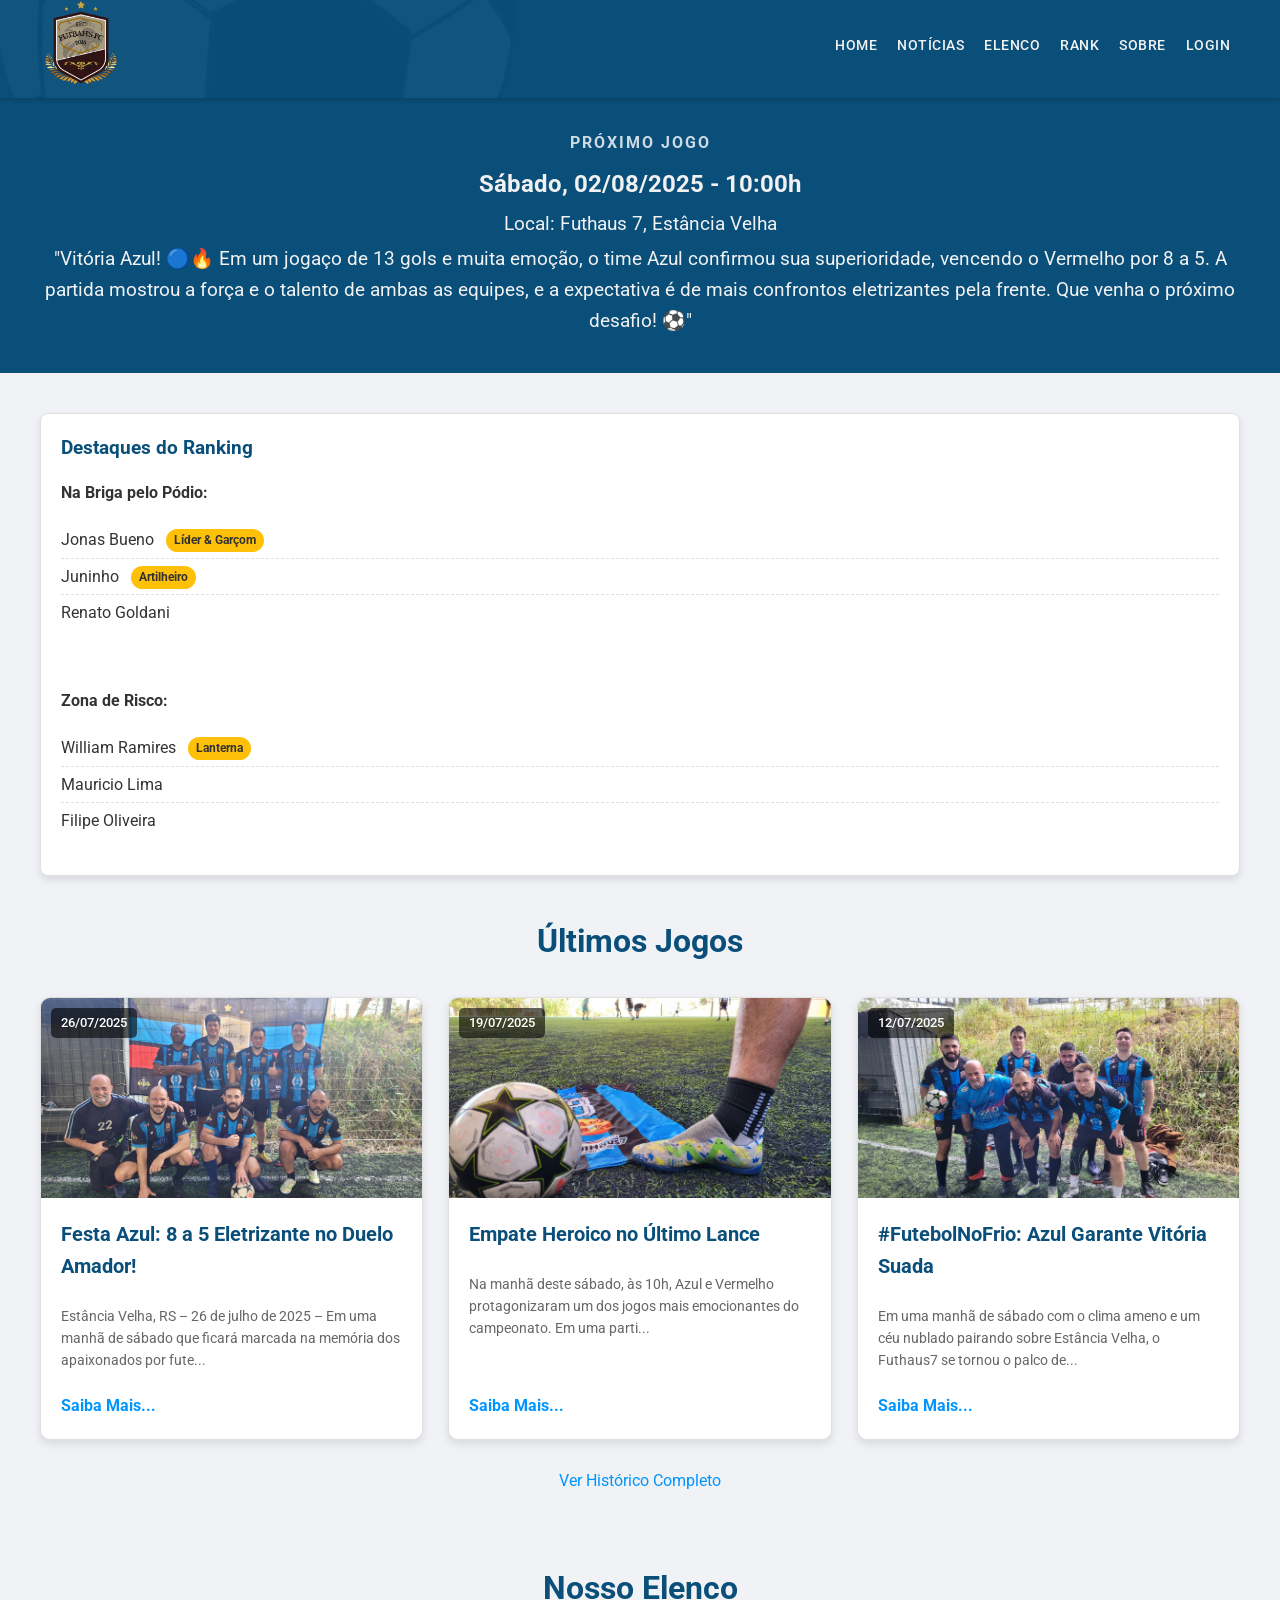
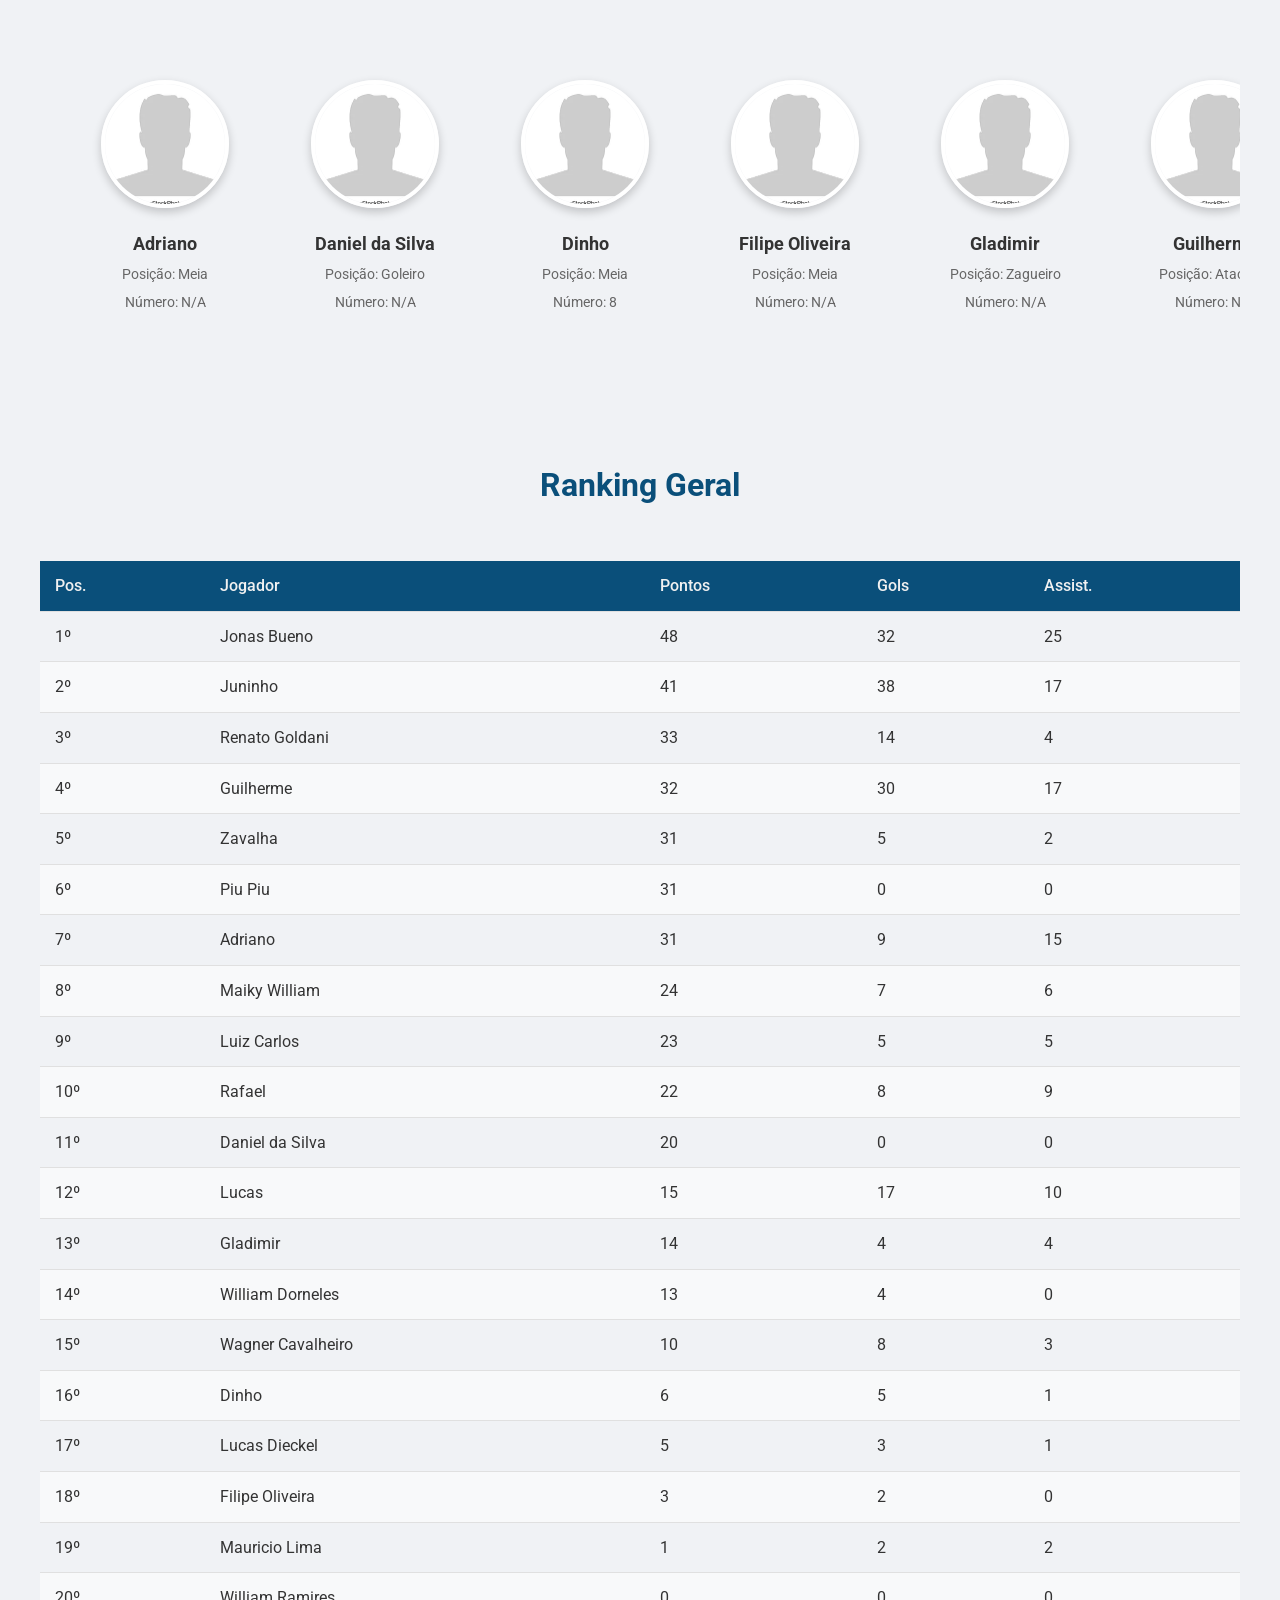
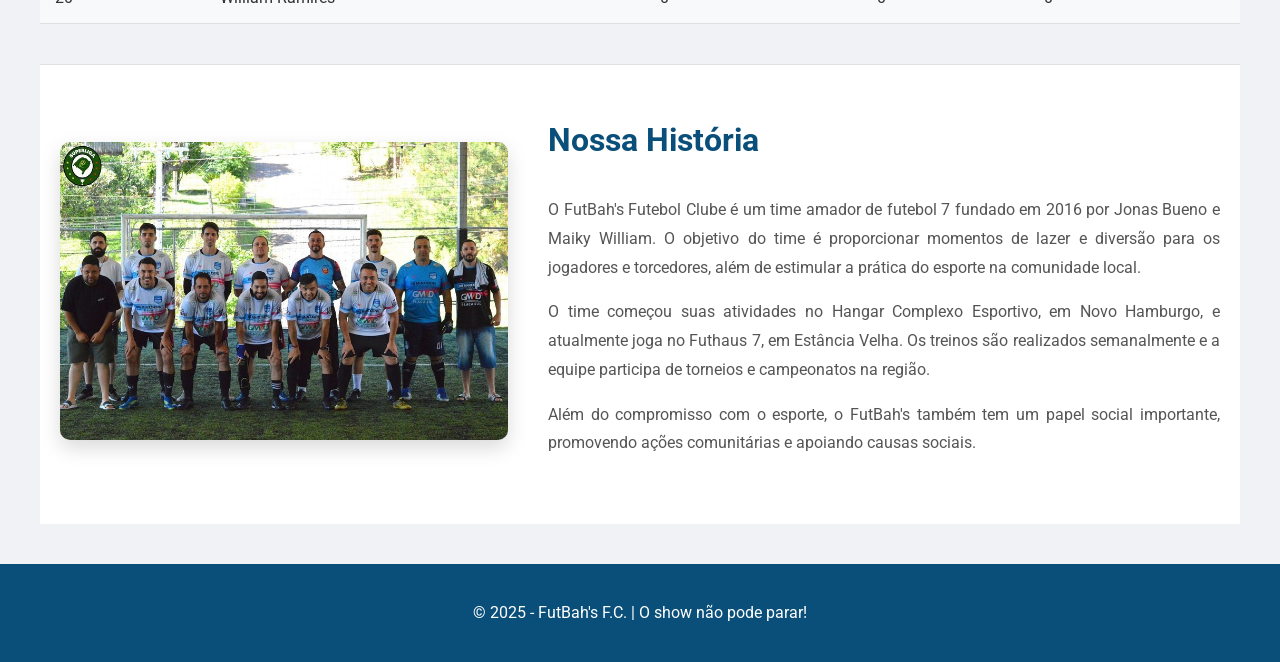
<file: index.html>
<!DOCTYPE html>
<html lang="pt-br">

<head>
    <meta charset="UTF-8">
    <meta name="viewport" content="width=device-width, initial-scale=1.0">
    <title>FutBah's F.C. - Futebol de Sábado</title>
    <link rel="stylesheet" href="assets/css/base.css">
</head>

<body>
    
    <nav class="navbar"></nav>

    <header id="header-destaque" class="secao">
    </header>

    <main class="container">

        <section class="secao">
            <div class="cards-grid" id="destaques-grid">
            </div>
        </section>

        <section id="ultimos-jogos" class="secao">
            <h2 class="secao-titulo">Últimos Jogos</h2>
            <div class="cards-grid" id="ultimos-jogos-grid">
            </div>
            <div id="container-botao-historico" style="text-align: center; margin-top: 30px;"></div>
        </section>

        <section id="elenco" class="secao">
            <h2 class="secao-titulo">Nosso Elenco</h2>
            <div id="elenco-container">
            </div>
        </section>

        <section id="ranking" class="secao">
            <h2 class="secao-titulo">Ranking Geral</h2>
            <div class="tabela-container">
                <table>
                    <thead>
                        <tr>
                            <th>Pos.</th>
                            <th>Jogador</th>
                            <th data-sort="pontos">Pontos</th>
                            <th data-sort="gols">Gols</th>
                            <th data-sort="assistencias">Assist.</th>
                        </tr>
                    </thead>
                    <tbody id="ranking-body">
                    </tbody>
                </table>
            </div>
        </section>

        <section id="sobre" class="secao">
            <div class="container">
                <div class="sobre-grid">
                    <div class="sobre-imagem">
                        <img src="assets/imagens/foto1.jpg" alt="Foto do time FutBah's F.C.">
                    </div>
                    <div class="sobre-texto">
                        <h2 class="secao-titulo" style="text-align: left;">Nossa História</h2>
                        <p>O FutBah's Futebol Clube é um time amador de futebol 7 fundado em 2016 por Jonas Bueno e
                            Maiky William. O objetivo do time é proporcionar momentos de lazer e diversão para os
                            jogadores e torcedores, além de estimular a prática do esporte na comunidade local.</p>
                        <p>O time começou suas atividades no Hangar Complexo Esportivo, em Novo Hamburgo, e atualmente
                            joga no Futhaus 7, em Estância Velha. Os treinos são realizados semanalmente e a equipe
                            participa de torneios e campeonatos na região.</p>
                        <p>Além do compromisso com o esporte, o FutBah's também tem um papel social importante,
                            promovendo ações comunitárias e apoiando causas sociais.</p>
                    </div>
                </div>
            </div>
        </section>

    </main>

    <footer class="footer"></footer>

    <script src="https://code.jquery.com/jquery-3.6.0.min.js"></script>
    <script src="assets/js/common.js"></script>
    <script src="assets/js/home.js"></script>
</body>

</html>
</file>
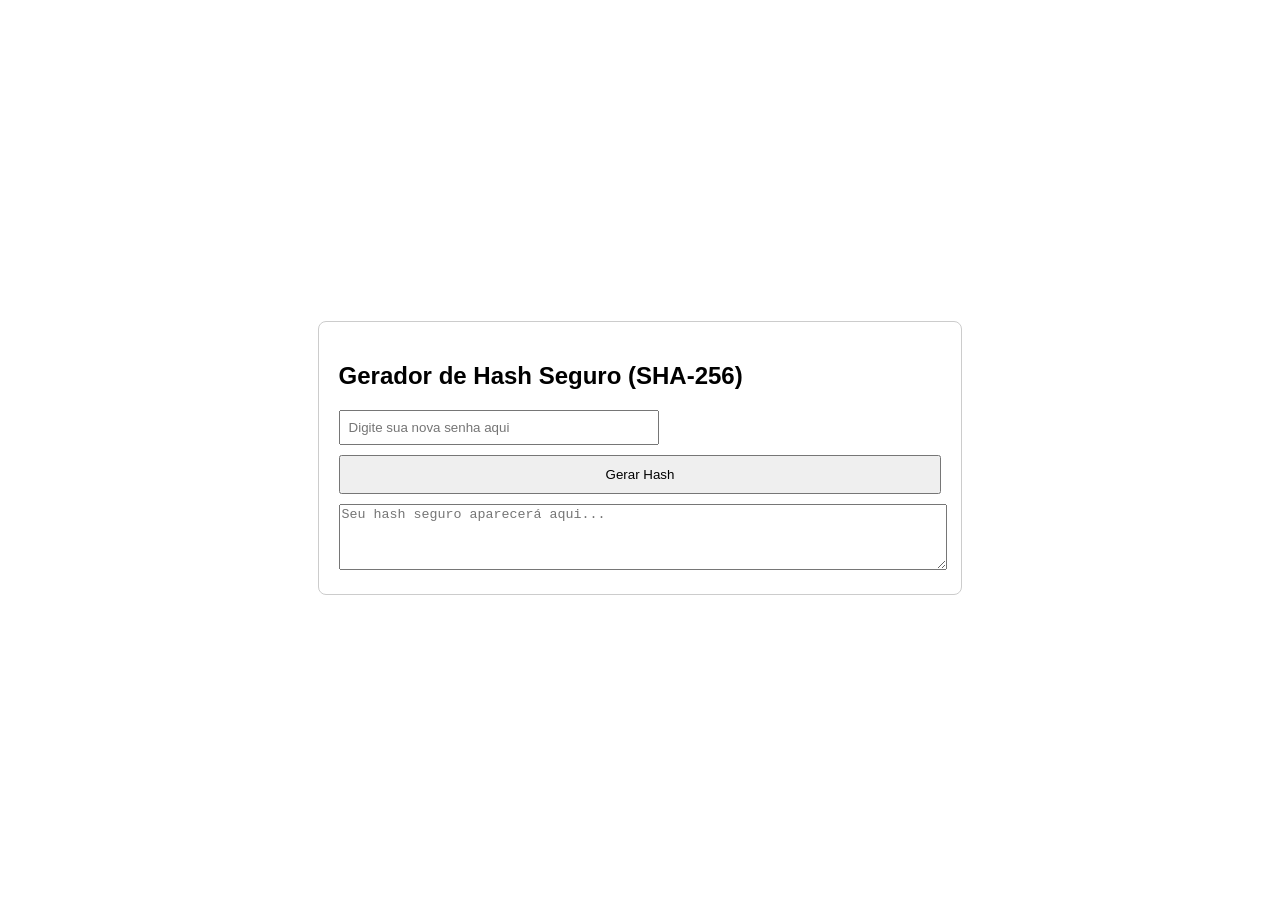
<file: gerador_hash.html>
<!DOCTYPE html>
<html lang="pt-br">
<head>
    <meta charset="UTF-8">
    <title>Gerador de Hash SHA-256</title>
    <style>
        body { font-family: sans-serif; display: flex; justify-content: center; align-items: center; height: 100vh; flex-direction: column; }
        div { padding: 20px; border: 1px solid #ccc; border-radius: 8px; }
        input { padding: 8px; width: 300px; margin-bottom: 10px; }
        button { padding: 10px; width: 100%; }
        textarea { width: 100%; height: 60px; margin-top: 10px; }
    </style>
</head>
<body>
    <div>
        <h2>Gerador de Hash Seguro (SHA-256)</h2>
        <input type="text" id="senha" placeholder="Digite sua nova senha aqui">
        <button onclick="gerarHash()">Gerar Hash</button>
        <textarea id="resultado" readonly placeholder="Seu hash seguro aparecerá aqui..."></textarea>
    </div>

    <script>
        async function gerarHash() {
            const senha = document.getElementById('senha').value;
            if (!senha) { alert('Digite uma senha.'); return; }
            const encoder = new TextEncoder();
            const data = encoder.encode(senha);
            const hashBuffer = await crypto.subtle.digest('SHA-256', data);
            const hashArray = Array.from(new Uint8Array(hashBuffer));
            const hashHex = hashArray.map(b => b.toString(16).padStart(2, '0')).join('');
            document.getElementById('resultado').value = hashHex;
        }
    </script>
</body>
</html>
</file>
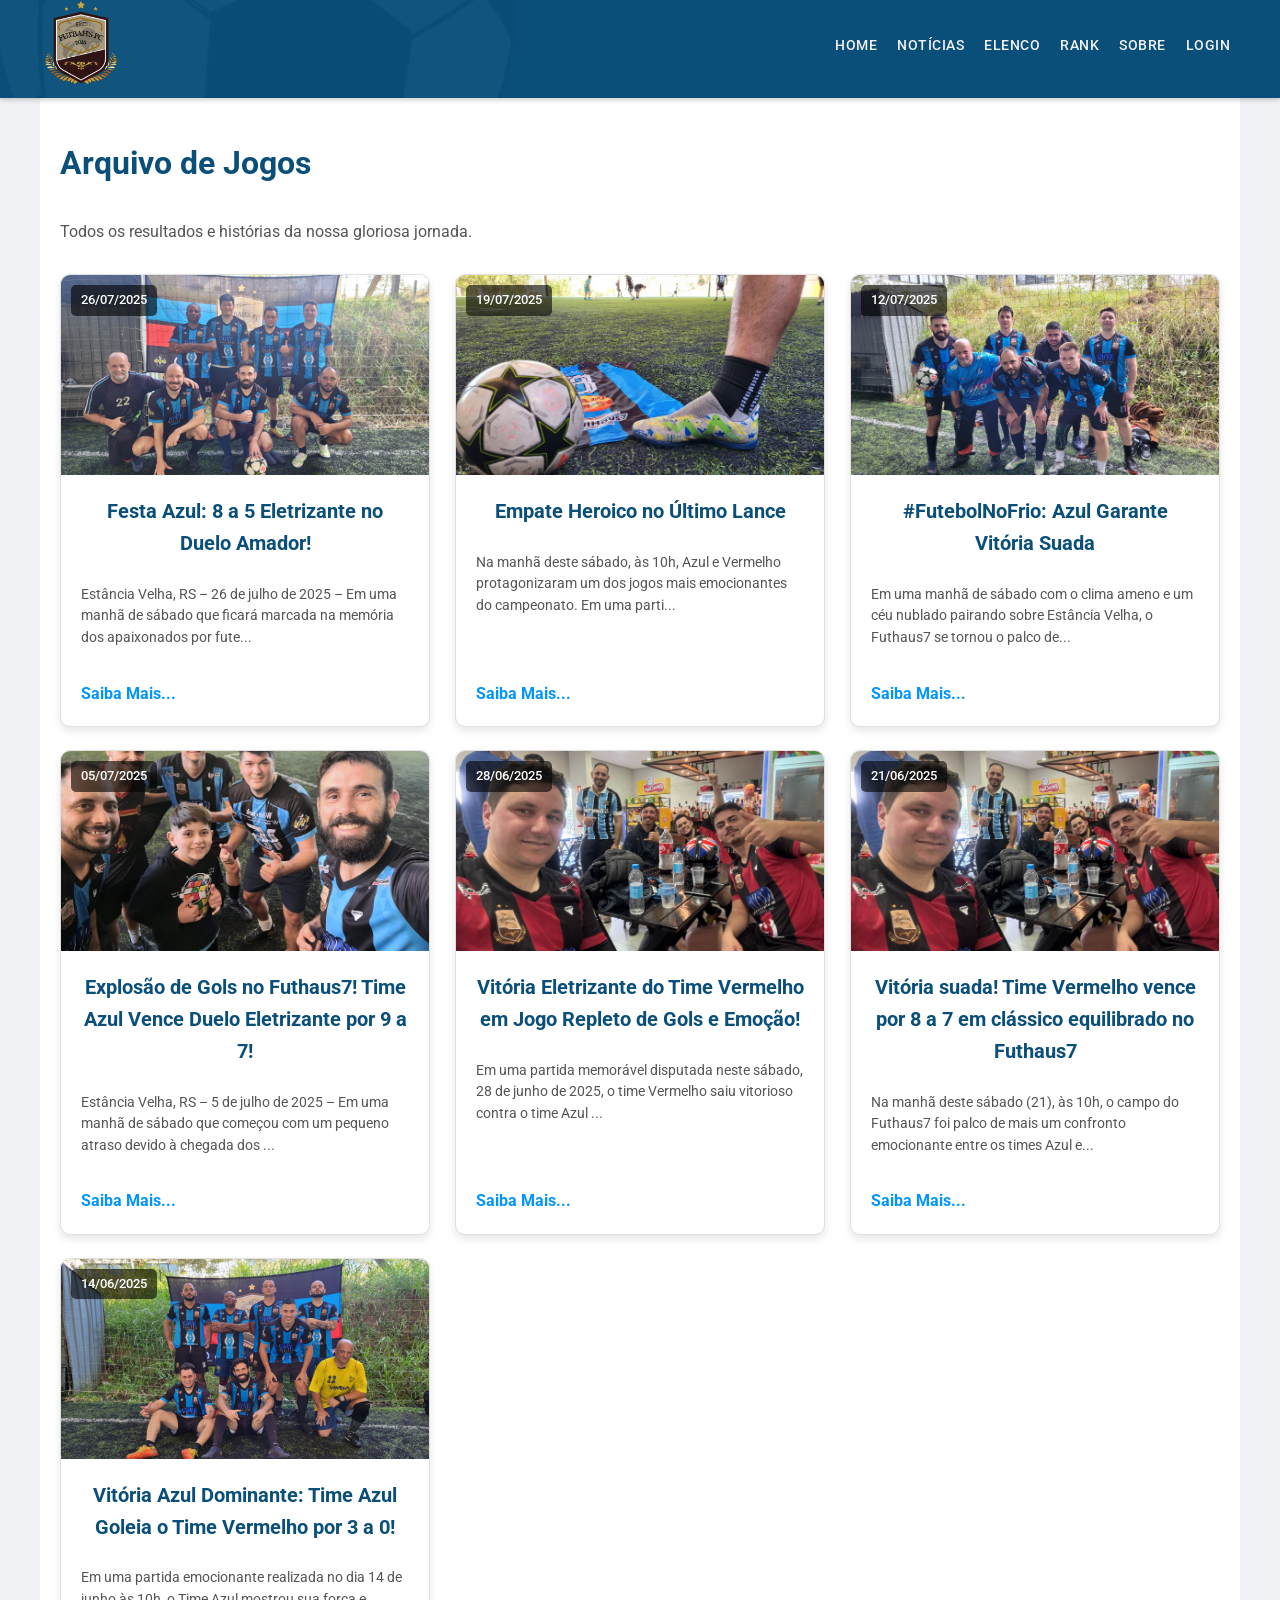
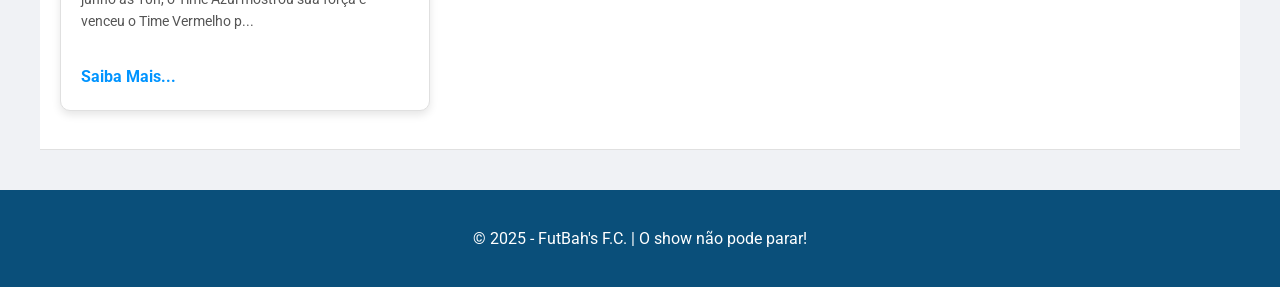
<file: historico.html>
<!DOCTYPE html>
<html lang="pt-br">
<head>
    <meta charset="UTF-8">
    <meta name="viewport" content="width=device-width, initial-scale=1.0">
    <title>Histórico de Jogos - Futebol de Sábado</title>
    <link rel="stylesheet" href="assets/css/base.css">
</head>
<body>

   <nav class="navbar"></nav>

    <main class="container">
        <section id="historico-jogos" class="secao">
            <h2 class="secao-titulo">Arquivo de Jogos</h2>
            <p>Todos os resultados e histórias da nossa gloriosa jornada.</p>
            <div class="cards-grid" id="historico-jogos-grid">
                </div>
        </section>
    </main>

    <footer class="footer"></footer>

        <script src="assets/js/common.js"></script>
        <script src="assets/js/historico.js"></script>
</body>
</html>
</file>
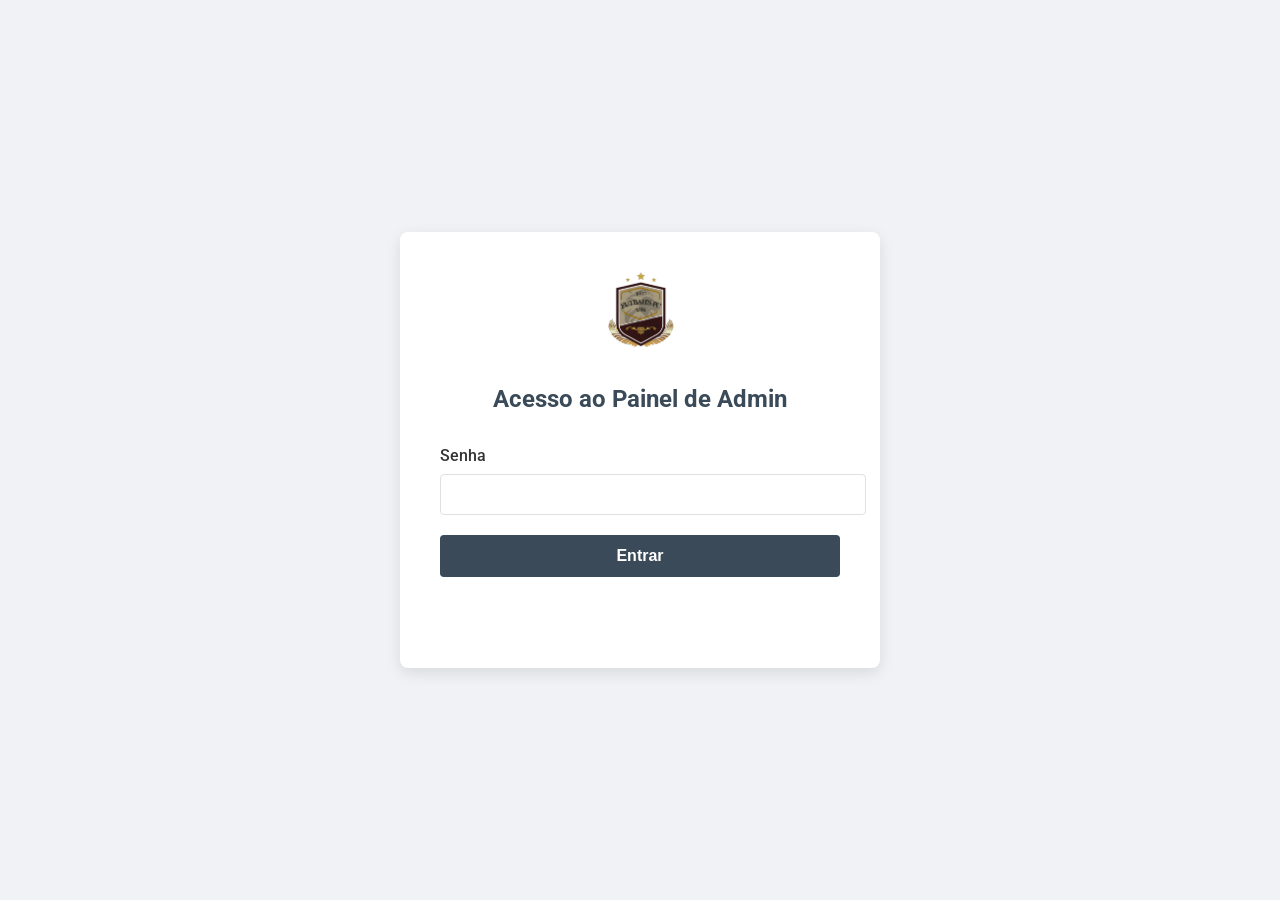
<file: login.html>
<!DOCTYPE html>
<html lang="pt-br">
<head>
    <meta charset="UTF-8">
    <meta name="viewport" content="width=device-width, initial-scale=1.0">
    <title>Login - Painel de Admin</title>
    <link rel="stylesheet" href="assets/css/base.css">
    <link rel="stylesheet" href="assets/css/login.css">
</head>
<body class="login-body">

    <div class="login-container">
        <img src="assets/imagens/logo_novo.png" alt="Logo do Time" class="login-logo">
        <h2>Acesso ao Painel de Admin</h2>
        <form id="login-form">
            <label for="password">Senha</label>
            <input type="password" id="password" required>
            <button type="submit" class="btn-login">Entrar</button>
            <p id="error-message" class="error-message"></p>
        </form>
    </div>

    <script src="assets/js/login.js"></script>
</body>
</html>
</file>
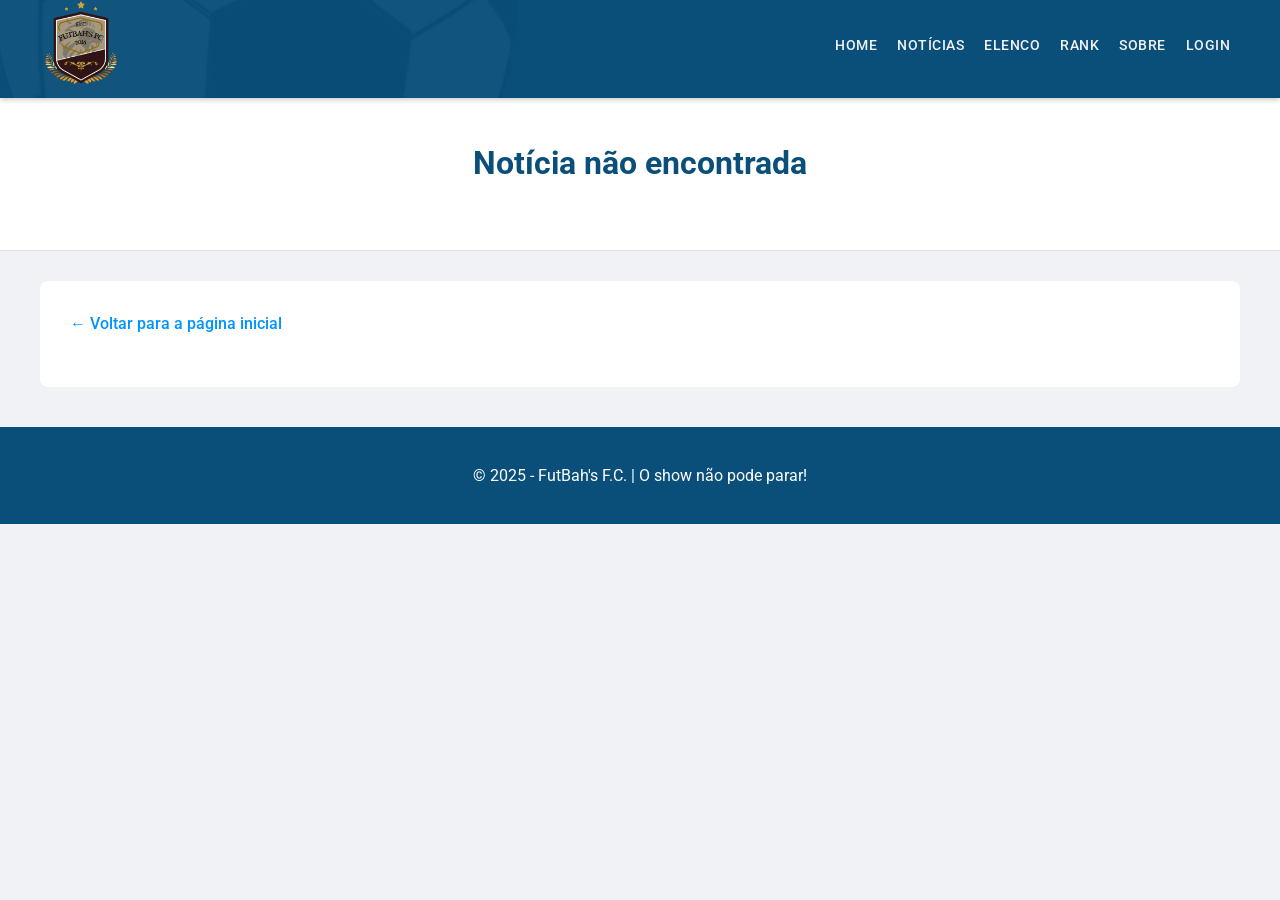
<file: noticia.html>
<!DOCTYPE html>
<html lang="pt-br">

<head>
    <meta charset="UTF-8">
    <meta name="viewport" content="width=device-width, initial-scale=1.0">
    <title>Detalhes do Jogo</title>
    <link rel="stylesheet" href="assets/css/base.css">
    <link rel="stylesheet" href="assets/css/noticia.css">
</head>

<body>

<nav class="navbar"></nav>

    <header class="noticia-header">
        <h1 id="noticia-titulo"></h1>
        <p id="noticia-placar"></p>
    </header>

    <main class="container">

        <div class="noticia-conteudo">
            <a href="index.html" class="back-link">&larr; Voltar para a página inicial</a>

            <article id="noticia-descricao"></article>

            <section id="carrossel" style="display: none;">
                <h2>Galeria de Fotos e Vídeos</h2>
                <div id="video-loader" style="text-align: center; padding: 20px; color: #555;">
                    <p>Buscando vídeos da partida...</p>
                </div>
                <div class="carrossel-container">
                    <div class="carrossel-slides"></div>
                    <button class="prev" onclick="mudarSlide(-1)">&#10094;</button>
                    <button class="next" onclick="mudarSlide(1)">&#10095;</button>
                </div>
            </section>
        </div>

    </main>

   <footer class="footer"></footer>

    <script src="assets/js/common.js"></script>
    <script src="assets/js/noticia.js"></script>
    <script src="assets/js/lib/httpClient.js"></script>
</body>

</html>
</file>
<file: assets/css/base.css>
/* --- GERAL E VARIÁVEIS DE DESIGN --- */
@import url('https://fonts.googleapis.com/css2?family=Roboto:wght@400;500;700&display=swap');

:root {
    /* Tema Padrão / Empate */
    --cor-primaria: #3a4a58;
    --cor-secundaria: #718096;
    --cor-fundo: #f0f2f5;
    --cor-fundo-card: #ffffff;
    --cor-texto: #333333;
    --cor-texto-claro: #f1f1f1;
    --cor-sombra: rgba(0, 0, 0, 0.1);
    --cor-borda: #e0e0e0;
}

/* TEMA AZUL (VENCEDOR) */
body.tema-azul {
    --cor-primaria: #0a4f7a;
    --cor-secundaria: #0094ff;
}

/* TEMA VERMELHO (VENCEDOR) */
body.tema-vermelho {
    --cor-primaria: #9d2d2d;
    --cor-secundaria: #ff4141;
}

/* TEMA EMPATE (NEUTRO) */
body.tema-empate {
    --cor-primaria: #287a2c;
    --cor-secundaria: #4CAF50;
}

body {
    font-family: 'Roboto', sans-serif;
    line-height: 1.6;
    margin: 0;
    padding: 0;
    background-color: var(--cor-fundo);
    color: var(--cor-texto);
    transition: background-color 0.5s;
}

.container {
    max-width: 1200px;
    margin: 0 auto;
    padding: 0 20px;
}

h1,
h2,
h3 {
    color: var(--cor-primaria);
    margin-top: 0;
    transition: color 0.5s;
}

a {
    color: var(--cor-secundaria);
    text-decoration: none;
}

/* --- MENU DE NAVEGAÇÃO --- */
.navbar {
    background-color: var(--cor-primaria);
    background-image: url('../imagens/bg_header.png');
    background-repeat: repeat;
    background-position: center;
    /* padding: 10px 0; */
    box-shadow: 0 2px 5px rgba(0, 0, 0, 0.2);
    position: sticky;
    top: 0;
    z-index: 1000;
    transition: background-color 0.5s;
}

.navbar-container {
    max-width: 1200px;
    margin: 0 auto;
    padding: 0 10px;
    display: flex;
    justify-content: space-between;
    align-items: center;
}

.logo-link .logo-img {
    height: 90px;
    width: auto;
    transition: transform 0.3s ease;
}

.logo-link:hover .logo-img {
    transform: scale(1.05);
}

.nav-links {
    display: flex;
}

.nav-links a {
    color: var(--cor-texto-claro);
    margin: 0 10px;
    font-weight: 500;
    font-size: 0.85rem;
    text-transform: uppercase;
    letter-spacing: 0.5px;
    transition: color 0.3s;
    position: relative;
    padding-bottom: 5px;
}

.nav-links a::after {
    content: '';
    position: absolute;
    width: 0;
    height: 2px;
    bottom: 0;
    left: 50%;
    transform: translateX(-50%);
    background-color: var(--cor-texto-claro);
    transition: width 0.3s ease-in-out;
}

.nav-links a:hover::after {
    width: 100%;
}

.nav-links a:hover {
    color: #ffffff;
}

/* --- BOTÃO HAMBÚRGUER E MENU RESPONSIVO --- */
.hamburger-menu {
    display: none;
    flex-direction: column;
    justify-content: space-around;
    width: 30px;
    height: 25px;
    background: transparent;
    border: none;
    cursor: pointer;
    padding: 0;
    z-index: 10;
}

.hamburger-menu .bar {
    height: 3px;
    width: 100%;
    background: white;
    border-radius: 10px;
    transition: all 0.3s linear;
    position: relative;
    transform-origin: 1px;
}

/* --- CABEÇALHO DE DESTAQUE --- */
#header-destaque {
    background-color: var(--cor-primaria);
    color: var(--cor-texto-claro);
    padding: 2rem 0;
    text-align: center;
    transition: background-color 0.5s;
}

#header-destaque h2 {
    color: white;
    margin: 0 0 10px 0;
    font-size: 1rem;
    text-transform: uppercase;
    letter-spacing: 2px;
    opacity: 0.8;
}

#header-destaque p {
    margin: 5px 0;
    font-size: 1.2rem;
}

#header-destaque strong {
    font-size: 1.5rem;
    font-weight: 700;
}

main {
    padding: 40px 0;
}

.secao {
    margin-bottom: 40px;
}

.secao-titulo {
    text-align: center;
    margin-bottom: 30px;
    font-size: 2rem;
}

.cards-grid {
    display: grid;
    grid-template-columns: repeat(auto-fit, minmax(340px, 1fr));
    gap: 25px;
}

.card {
    background: var(--cor-fundo-card);
    border: 1px solid var(--cor-borda);
    border-radius: 8px;
    box-shadow: 0 4px 8px var(--cor-sombra);
    overflow: hidden;
    transition: transform 0.3s, box-shadow 0.3s;
}

.card:hover {
    transform: translateY(-5px);
    box-shadow: 0 6px 12px rgba(0, 0, 0, 0.15);
}

.card-conteudo {
    padding: 20px;
}

.card-conteudo h3 {
    margin-bottom: 10px;
}

.card-proximo-jogo {
    background: linear-gradient(135deg, var(--cor-primaria), var(--cor-secundaria));
    color: var(--cor-texto-claro);
    transition: background 0.5s;
}

.card-proximo-jogo h3,
.card-proximo-jogo p {
    color: var(--cor-texto-claro);
}

.card-proximo-jogo strong {
    font-size: 1.1rem;
}

.destaques-ranking ul {
    list-style-type: none;
    padding: 0;
}

.destaques-ranking li {
    padding: 5px 0;
    border-bottom: 1px dashed var(--cor-borda);
}

.destaques-ranking li:last-child {
    border-bottom: none;
}

.tag-destaque {
    display: inline-block;
    background-color: #ffc107;
    color: #333;
    font-size: 0.75rem;
    font-weight: bold;
    padding: 2px 8px;
    border-radius: 12px;
    margin-left: 8px;
    vertical-align: middle;
}

.card-ultimo-jogo {
    background-color: var(--cor-fundo-card);
    border-radius: 10px;
    overflow: hidden;
    display: flex;
    flex-direction: column;
    height: 100%;
}

.card-ultimo-jogo a {
    text-decoration: none;
    color: inherit;
    display: flex;
    flex-direction: column;
    flex-grow: 1;
}

.card-imagem-container {
    height: 200px;
    position: relative;
    overflow: hidden;
}

.card-imagem-container img {
    width: 100%;
    height: 100%;
    object-fit: cover;
    transition: transform 0.4s ease;
}

.card-ultimo-jogo:hover .card-imagem-container img {
    transform: scale(1.05);
}

.card-data {
    position: absolute;
    top: 10px;
    left: 10px;
    background: rgba(0, 0, 0, 0.6);
    color: white;
    padding: 5px 10px;
    border-radius: 5px;
    font-size: 0.8rem;
    font-weight: 500;
}

.card-conteudo-noticia {
    padding: 20px;
    display: flex;
    flex-direction: column;
    flex-grow: 1;
}

.card-conteudo-noticia h3 {
    font-size: 1.25rem;
    margin-top: 0;
    margin-bottom: 10px;
}

.card-conteudo-noticia p {
    font-size: 0.9rem;
    color: #666;
    flex-grow: 1;
    margin-bottom: 20px;
    line-height: 1.5;
}

.card-saiba-mais {
    display: inline-block;
    align-self: flex-start;
    font-weight: 700;
    color: var(--cor-secundaria);
    transition: color 0.3s;
    margin-top: auto;
}

.card-ultimo-jogo:hover .card-saiba-mais {
    color: var(--cor-primaria);
}

.tabela-container {
    overflow-x: auto;
}

table {
    width: 100%;
    border-collapse: collapse;
    margin-top: 20px;
}

table th,
table td {
    padding: 12px 15px;
    text-align: left;
    border-bottom: 1px solid var(--cor-borda);
}

table thead th {
    background-color: var(--cor-primaria);
    color: var(--cor-texto-claro);
    font-weight: 500;
    transition: background-color 0.5s;
}

th[data-sort] {
    cursor: pointer;
    position: relative;
}

th[data-sort]:hover {
    background-color: var(--cor-secundaria) !important;
}

th[data-sort]::after {
    content: '';
    position: absolute;
    right: 10px;
    top: 50%;
    transform: translateY(-50%) rotate(45deg);
    border: 3px solid transparent;
    opacity: 0;
    transition: all 0.2s;
}

th.sort-asc::after {
    opacity: 1;
    border-bottom-color: var(--cor-texto-claro);
    border-right-color: var(--cor-texto-claro);
    transform: translateY(-25%) rotate(45deg);
}

th.sort-desc::after {
    opacity: 1;
    border-top-color: var(--cor-texto-claro);
    border-left-color: var(--cor-texto-claro);
    transform: translateY(-75%) rotate(45deg);
}

table tbody tr:nth-child(even) {
    background-color: #f8f9fa;
}

table tbody tr:hover {
    background-color: #e9ecef;
}

.noticia-header,
#historico-jogos {
    text-align: center;
    padding: 40px 20px;
    background-color: var(--cor-fundo-card);
    border-bottom: 1px solid var(--cor-borda);
}

#historico-jogos .secao-titulo {
    text-align: left;
}

#historico-jogos p {
    text-align: left;
    color: #555;
    margin-bottom: 30px;
}

.noticia-conteudo {
    background-color: var(--cor-fundo-card);
    padding: 30px;
    margin-top: 30px;
    border-radius: 8px;
}

.noticia-conteudo p {
    line-height: 1.8;
}

.noticia-conteudo b,
.noticia-conteudo strong {
    color: var(--cor-primaria);
}

.back-link {
    display: inline-block;
    margin-bottom: 20px;
    font-weight: 500;
}

.carrossel-container {
    position: relative;
    max-width: 800px;
    margin: 30px auto;
    overflow: hidden;
}

.carrossel-slides {
    display: flex;
    transition: transform 0.5s ease-in-out;
}

.slide {
    min-width: 100%;
    box-sizing: border-box;
}

.slide img,
.slide video {
    width: 100%;
    display: block;
    border-radius: 8px;
}

.carrossel-container .prev,
.carrossel-container .next {
    cursor: pointer;
    position: absolute;
    top: 50%;
    width: auto;
    padding: 16px;
    margin-top: -22px;
    color: white;
    font-weight: bold;
    font-size: 20px;
    transition: 0.6s ease;
    border-radius: 0 3px 3px 0;
    user-select: none;
    background-color: rgba(0, 0, 0, 0.5);
    border: none;
}

.carrossel-container .next {
    right: 0;
    border-radius: 3px 0 0 3px;
}

.carrossel-container .prev:hover,
.carrossel-container .next:hover {
    background-color: rgba(0, 0, 0, 0.8);
}

#elenco {
    padding: 30px 0;
}

#elenco-container {
    display: flex;
    flex-wrap: nowrap;
    overflow-x: scroll;
    -webkit-overflow-scrolling: touch;
    padding: 20px;
}

#elenco-container::-webkit-scrollbar {
    height: 8px;
}

#elenco-container::-webkit-scrollbar-track {
    background: #f1f1f1;
    border-radius: 10px;
}

#elenco-container::-webkit-scrollbar-thumb {
    background: #ccc;
    border-radius: 10px;
}

#elenco-container::-webkit-scrollbar-thumb:hover {
    background: #aaa;
}

.elenco-card {
    flex: 0 0 160px;
    text-align: center;
    margin: 0 10px;
    padding: 15px;
    border-radius: 10px;
    transition: background-color 0.3s, transform 0.3s;
}

.elenco-card:hover {
    background-color: #e9ecef;
    transform: translateY(-5px);
}

.elenco-foto {
    width: 120px;
    height: 120px;
    border-radius: 50%;
    object-fit: cover;
    border: 4px solid var(--cor-fundo-card);
    box-shadow: 0 4px 10px rgba(0, 0, 0, 0.2);
    margin-bottom: 15px;
}

.elenco-nome {
    font-size: 1.1rem;
    font-weight: 700;
    margin: 0;
}

.elenco-info {
    font-size: 0.9rem;
    color: #666;
    margin: 5px 0;
}

.elenco-estrelas {
    margin-top: 10px;
    font-size: 1.2rem;
    color: #fdd835;
    text-shadow: 0 0 2px rgba(0, 0, 0, 0.4);
}

#sobre {
    background-color: var(--cor-fundo-card);
    padding: 50px 0;
    border-top: 1px solid var(--cor-borda);
}

.sobre-grid {
    display: grid;
    grid-template-columns: 1fr 1.5fr;
    gap: 40px;
    align-items: center;
}

.sobre-imagem img {
    width: 100%;
    border-radius: 10px;
    box-shadow: 0 8px 20px rgba(0, 0, 0, 0.15);
}

.sobre-texto p {
    text-align: justify;
    line-height: 1.8;
    color: #555;
}

footer {
    background-color: var(--cor-primaria);;
    color: white;
    text-align: center;
    padding: 20px 0;
    margin-top: 40px;
}

/* --- MEDIA QUERY PARA RESPONSIVIDADE --- */
@media (max-width: 992px) {
    .nav-links {
        position: fixed;
        right: -100%;
        top: 0;
        height: 100vh;
        width: 250px;
        background-color: var(--cor-primaria);
        display: flex;
        flex-direction: column;
        align-items: center;
        justify-content: flex-start;
        padding-top: 100px;
        transition: right 0.4s ease-in-out;
        box-shadow: -5px 0 15px rgba(0, 0, 0, 0.2);
    }

    .nav-links.active {
        right: 0;
    }

    .nav-links a {
        margin: 15px 0;
        font-size: 1.1rem;
    }

    .hamburger-menu {
        display: flex;
    }

    .hamburger-menu.active .bar:nth-child(2) {
        opacity: 0;
    }

    .hamburger-menu.active .bar:nth-child(1) {
        transform: translateY(8px) rotate(45deg);
    }

    .hamburger-menu.active .bar:nth-child(3) {
        transform: translateY(-8px) rotate(-45deg);
    }

    .hamburger-menu .bar {
        display: block;
    }
}

@media (max-width: 768px) {
    #historico-jogos {
        padding: 25px 5px; 
    }

    .sobre-grid {
        grid-template-columns: 1fr;
    }

    .sobre-imagem {
        order: -1;
        margin-bottom: 20px;
    }

    .secao-titulo {
        text-align: center !important;
    }
}

@media (max-width: 480px) {
    .cards-grid {
        grid-template-columns: 1fr; /* Força uma única coluna em telas muito pequenas */
    }
}
</file>
<file: assets/css/login.css>
/* No final do seu style.css */

/* --- ESTILOS DA PÁGINA DE LOGIN --- */
.login-body {
    display: flex;
    justify-content: center;
    align-items: center;
    height: 100vh;
    background-color: var(--cor-fundo);
}

.login-container {
    padding: 40px;
    background: var(--cor-fundo-card);
    border-radius: 8px;
    box-shadow: 0 5px 15px rgba(0,0,0,0.1);
    text-align: center;
    width: 90%;
    max-width: 400px;
}

.login-logo {
    height: 80px;
    margin-bottom: 20px;
}

.login-container h2 {
    margin-bottom: 25px;
    color: var(--cor-primaria);
}

.login-container label {
    display: block;
    text-align: left;
    margin-bottom: 5px;
    font-weight: 500;
}

.login-container input {
    width: 100%;
    padding: 12px;
    margin-bottom: 20px;
    border: 1px solid var(--cor-borda);
    border-radius: 4px;
}

.btn-login {
    width: 100%;
    padding: 12px;
    border: none;
    background-color: var(--cor-primaria);
    color: white;
    font-size: 1rem;
    font-weight: bold;
    border-radius: 4px;
    cursor: pointer;
    transition: background-color 0.3s;
}

.btn-login:hover {
    opacity: 0.9;
}

.error-message {
    color: #dc3545;
    margin-top: 15px;
    font-weight: 500;
    height: 20px;
}
</file>
<file: assets/css/noticia.css>
.noticia-header {
    text-align: center;
    padding: 40px 20px;
    background-color: var(--cor-fundo-card);
    border-bottom: 1px solid var(--cor-borda);
}

.noticia-conteudo {
    background-color: var(--cor-fundo-card);
    padding: 30px;
    margin-top: 30px;
    border-radius: 8px;
}

.carrossel-container {
    position: relative;
    max-width: 800px;
    margin: 30px auto;
    overflow: hidden;
}

@media (max-width: 768px) {
    .noticia-conteudo {
        padding: 0px 0px; /* Reduz o padding em telas menores */
    }
}
</file>
